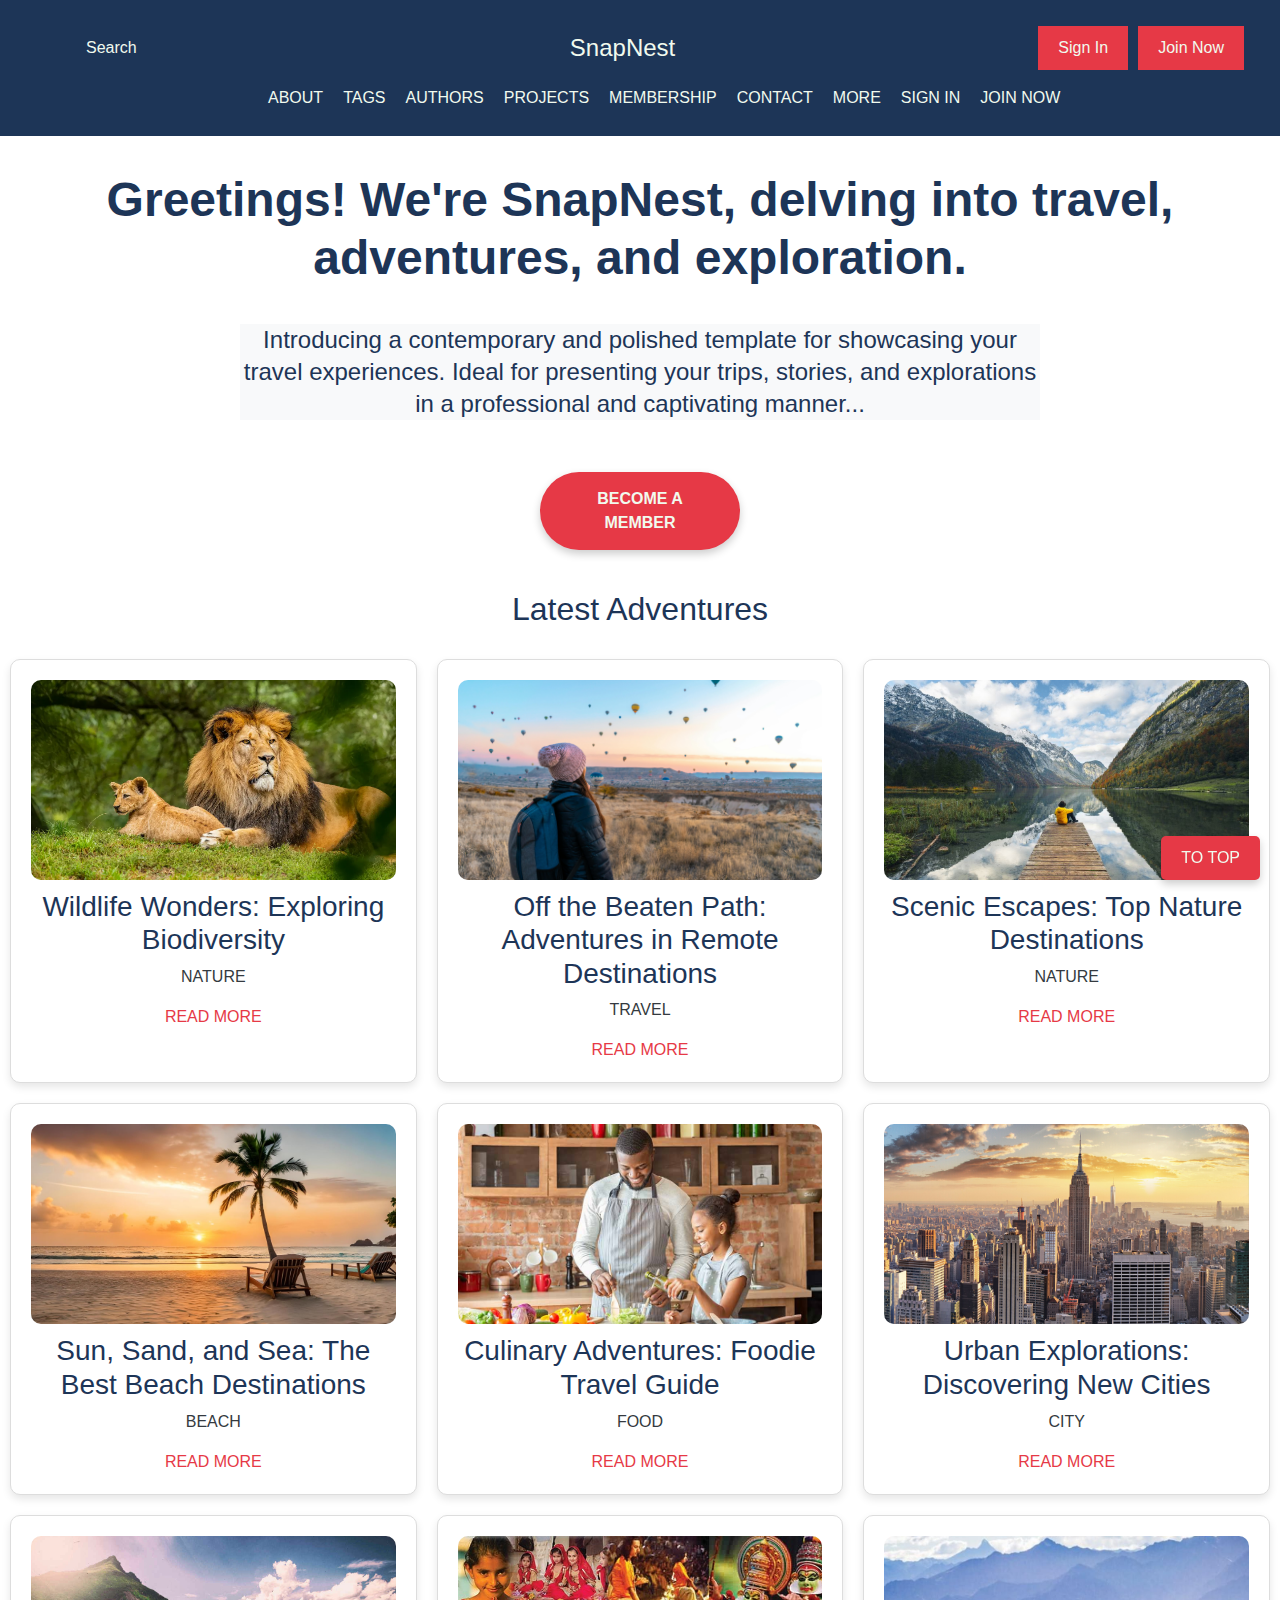
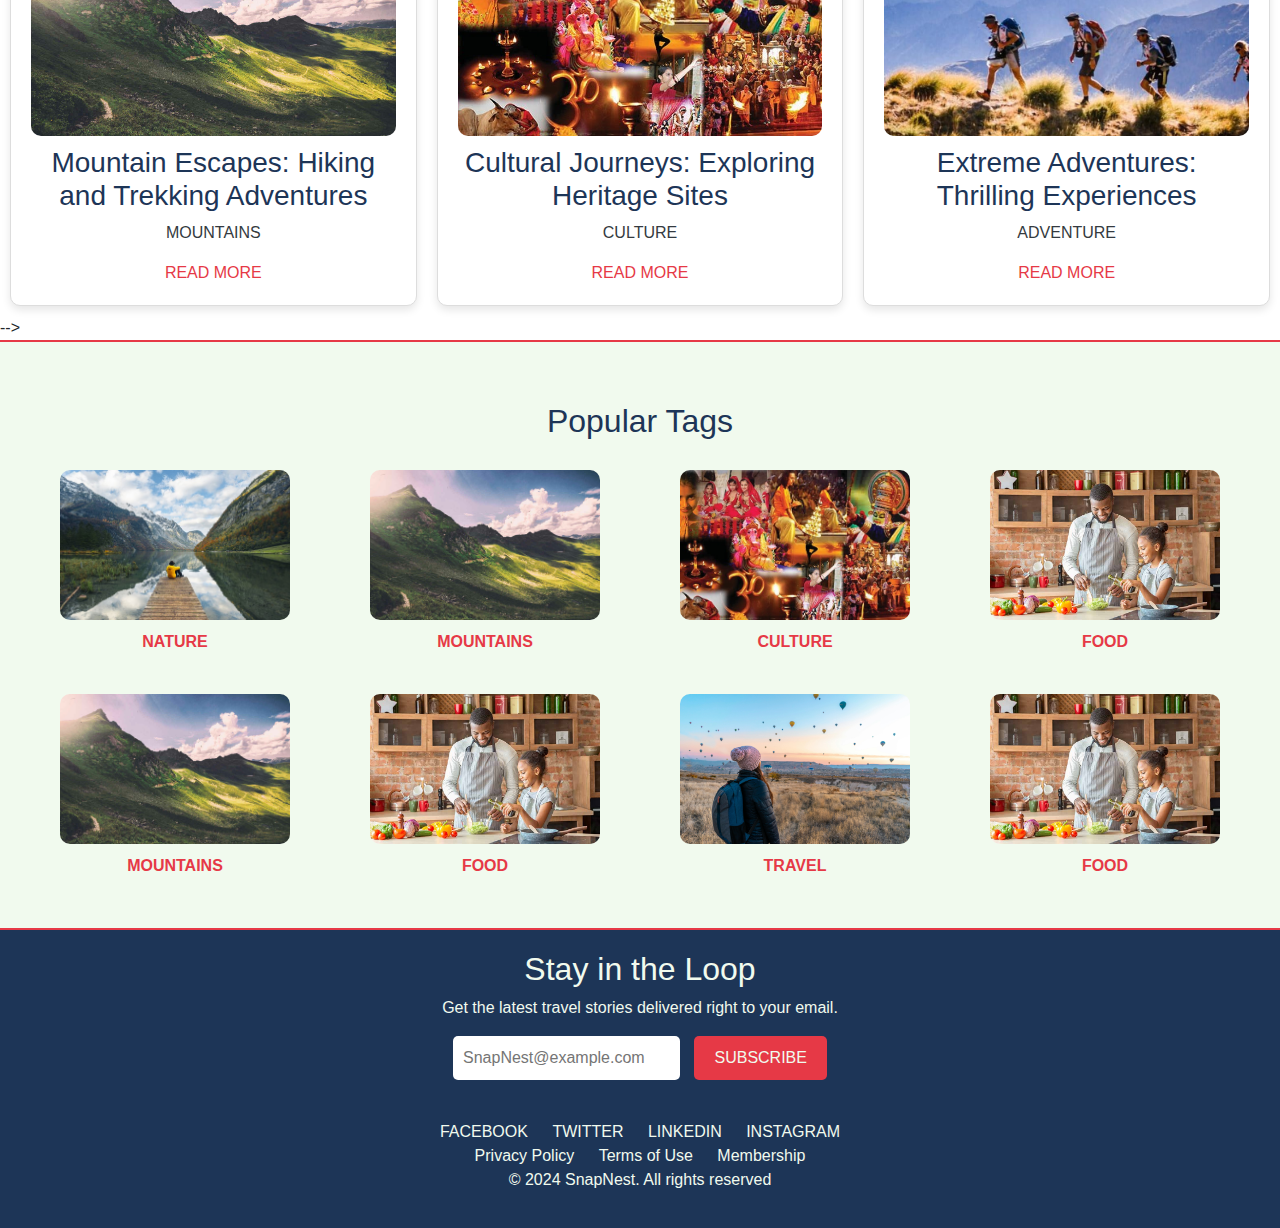
<file: index.html>
<!DOCTYPE html>
<html lang="en">

<head>
    <meta charset="UTF-8">
    <meta name="viewport" content="width=device-width, initial-scale=1.0">
    <title>Wanderlust - Travel, Adventures, and Exploration</title>
    <link rel="stylesheet" href="style.css">
    <link rel="stylesheet" href="https://cdnjs.cloudflare.com/ajax/libs/font-awesome/6.5.2/css/all.min.css"
        integrity="sha512-SnH5WK+bZxgPHs44uWIX+LLJAJ9/2PkPKZ5QiAj6Ta86w+fsb2TkcmfRyVX3pBnMFcV7oQPJkl9QevSCWr3W6A=="
        crossorigin="anonymous" referrerpolicy="no-referrer" />
        <link href="https://stackpath.bootstrapcdn.com/bootstrap/4.5.2/css/bootstrap.min.css" rel="stylesheet"
        integrity="sha384-JcKb8q3iqJ61gNV9KGb8thSsNjpSL0n8PARn9HuZOnIxN0hoP+VmmDGMN5t9UJ0Z" crossorigin="anonymous">
    <!-- Font Awesome -->
    <link rel="stylesheet" href="https://cdnjs.cloudflare.com/ajax/libs/font-awesome/6.5.2/css/all.min.css"
        integrity="sha512-SnH5WK+bZxgPHs44uWIX+LLJAJ9/2PkPKZ5QiAj6Ta86w+fsb2TkcmfRyVX3pBnMFcV7oQPJkl9QevSCWr3W6A=="
        crossorigin="anonymous" referrerpolicy="no-referrer" />
</head>

<body>
    <header>
        <div class="logo">
            <div class="search">
                <i class="fas fa-search"></i>
                <span>Search</span>
            </div>
            <div class="title">
                <h1>SnapNest</h1>
            </div>

            <div class="actions">
                <button>Sign In</button>
                <button>Join Now</button>
            </div>
        </div>
        <div>
            <ul>
                <li><a href="#">ABOUT</a></li>
                <li><a href="#">TAGS</a></li>
                <li><a href="#">AUTHORS</a></li>
                <li><a href="#">PROJECTS</a></li>
                <li><a href="#">MEMBERSHIP</a></li>
                <li><a href="#">CONTACT</a></li>
                <li><a href="#">MORE</a></li>
                <li><a href="#">SIGN IN</a></li>
                <li><a href="#">JOIN NOW</a></li>
            </ul>
        </div>
    </header>
    <main>
        <section class="intro">
            <p class="Greeting">Greetings! We're SnapNest, delving into travel,<br> adventures, and exploration.</p>
            <p class="Intro">Introducing a contemporary and polished template for showcasing your travel experiences.
                Ideal for
                presenting your trips, stories, and explorations in a professional and captivating manner...</p>
            <a href="#" class="member-button">BECOME A MEMBER</a>
        </section>
        <section class="projects">
            <h2 class="section-title">Latest Adventures</h2>
            <div class="project-grid">
                <div class="project_row">
                    <div class="project-item">
                        <img src="images/wildlife.png" alt="Wildlife">
                        <h3>Wildlife Wonders: Exploring Biodiversity</h3>
                        <p>NATURE</p>
                        <a href="#">READ MORE</a>
                    </div>
                    <div class="project-item">
                        <img src="images/Travel.jpg" alt="Travel">
                        <h3>Off the Beaten Path: Adventures in Remote Destinations</h3>
                        <p>TRAVEL</p>
                        <a href="#">READ MORE</a>
                    </div>
                    <div class="project-item">
                        <img src="images/Nature.jpg" alt="Nature">
                        <h3>Scenic Escapes: Top Nature Destinations</h3>
                        <p>NATURE</p>
                        <a href="#">READ MORE</a>
                    </div>
                </div>
            </div>

            <div class="project-grid">
                <div class="project_row">
                    <div class="project-item">
                        <img src="images/beach.jpg" alt="Beach">
                        <h3>Sun, Sand, and Sea: The Best Beach Destinations</h3>
                        <p>BEACH</p>
                        <a href="#">READ MORE</a>
                    </div>
                    <div class="project-item">
                        <img src="images/Food.jpg" alt="Food">
                        <h3>Culinary Adventures: Foodie Travel Guide</h3>
                        <p>FOOD</p>
                        <a href="#">READ MORE</a>
                    </div>
                    <div class="project-item">
                        <img src="images/city.jpg" alt="Cityscape">
                        <h3>Urban Explorations: Discovering New Cities</h3>
                        <p>CITY</p>
                        <a href="#">READ MORE</a>
                    </div>
                </div>
            </div>

            <div class="project-grid">
                <div class="project_row">
                    <div class="project-item">
                        <img src="images/mountain.jpg" alt="Mountains">
                        <h3>Mountain Escapes: Hiking and Trekking Adventures</h3>
                        <p>MOUNTAINS</p>
                        <a href="#">READ MORE</a>
                    </div>
                    <div class="project-item">
                        <img src="images/culture.jpg" alt="Culture">
                        <h3>Cultural Journeys: Exploring Heritage Sites</h3>
                        <p>CULTURE</p>
                        <a href="#">READ MORE</a>
                    </div>
                    <div class="project-item">
                        <img src="images/adventure.jpg" alt="Adventure">
                        <h3>Extreme Adventures: Thrilling Experiences</h3>
                        <p>ADVENTURE</p>
                        <a href="#">READ MORE</a>
                    </div>
                </div>
            </div>
        </section>
        <!-- <section class="tags">
            <h2>Popular Tags</h2>
            <div class="tag-list">
                <div >
                    <div>
                        <img src="images/culture.jpg" alt="Culture">
                        <a href="#">CULTURE</a>

                    </div>
                    <div>
                        <img src="images/mountain.jpg" alt="Mountains">
                        <a href="#">CULTURE</a>

                    </div>
                    <div>
                        <img src="images/culture.jpg" alt="Culture">
                        <a href="#">CULTURE</a>

                    </div>
                    <div>
                        <img src="images/culture.jpg" alt="Culture">
                        <a href="#">CULTURE</a>

                    </div>
                </div>
                <div>
                    <div>
                    <img src="images/Nature.jpg" alt="Nature">
                    <a href="#">NATURE</a>
                </div>
                </div>
<!-- 
                <a href="#">TRAVEL</a>
                <a href="#">NATURE</a>
                <a href="#">ADVENTURE</a>
                <a href="#">FOOD</a>
                <a href="#">CULTURE</a>
                <a href="#">BEACH</a>
                <a href="#">CITY</a>
                <a href="#">SEE THEM ALL</a> -->
        </div>
        </section> -->

        <section class="tags">
            <h2 class="section-title">Popular Tags</h2>
            <div class="tag-grid">
                <div class="tag-row">
                    <div class="tag-item">
                        <img src="images/Nature.jpg" alt="Nature">
                        <a href="#">NATURE</a>
                    </div>

                    <div class="tag-item">
                        <img src="images/mountain.jpg" alt="Mountains">
                        <a href="#">MOUNTAINS</a>
                    </div>
                    <div class="tag-item">
                        <img src="images/culture.jpg" alt="Culture">
                        <a href="#">CULTURE</a>
                    </div>

                    <div class="tag-item">
                        <img src="images/Food.jpg" alt="City">
                        <a href="#">FOOD</a>
                    </div>

                </div>
                <div class="tag-row">
                    <div class="tag-item">
                        <img src="images/mountain.jpg" alt="Mountain">
                        <a href="#">MOUNTAINS</a>
                    </div>
                    <div class="tag-item">
                        <img src="images/Food.jpg" alt="Food">
                        <a href="#">FOOD</a>
                    </div>

                    <div class="tag-item">
                        <img src="images/Travel.jpg" alt="Travel">
                        <a href="#">TRAVEL</a>
                    </div>
                    <div class="tag-item">
                        <img src="images/Food.jpg" alt="Food">
                        <a href="#">FOOD</a>
                    </div>
                </div>
            </div>
        </section>






        <section class="newsletter">
            <h2>Stay in the Loop</h2>
            <p>Get the latest travel stories delivered right to your email.</p>
            <form>
                <input type="email" placeholder="SnapNest@example.com">
                <button type="submit">SUBSCRIBE</button>
            </form>
        </section>
    </main>
    <footer>
        <div class="social-links">
            <a href="#">FACEBOOK</a>
            <a href="#">TWITTER</a>
            <a href="#">LINKEDIN</a>
            <a href="#">INSTAGRAM</a>
        </div>
        <div class="footer-links">
            <a href="#">Privacy Policy</a>
            <a href="#">Terms of Use</a>
            <a href="#">Membership</a>
        </div>
        <p>© 2024 SnapNest. All rights reserved</p>
    </footer>
    <a href="#" class="to-top">TO TOP</a>
</body>

</html>
</file>
<file: style.css>
body {
    font-family: Arial, sans-serif;
    margin: 0;
    padding: 0;
    box-sizing: border-box;
    background-color: #F8F9FA; /* Light gray background */
    color: #343A40; /* Dark gray text */
}

header {
    background-color: #1D3557; /* Deep blue header background */
    color: #F1FAEE; /* Light gray text color for header */
    padding: 10px 20px;
    justify-content: space-between;
    align-items: center;
}

header ul {
    list-style: none;
    display: flex;
    padding: 0;
    margin-left: 20%;
}

header ul li {
    margin-right: 20px;
}

header ul li a, .auth-links a {
    color: #F1FAEE; /* Light gray text */
    text-decoration: none;
}

.auth-links a {
    margin-left: 10px;
}

.hero {
    background-color: #F8F9FA; /* Light gray background */
    padding: 50px 20px;
    text-align: center;
}

.recent-projects {
    padding: 20px;
}

.project-list {
    display: flex;
    flex-wrap: wrap;
    gap: 20px;
}

.project-list article {
    background-color: #FFF; /* White background for articles */
    border: 1px solid #ddd;
    padding: 20px;
    width: calc(33.333% - 40px);
    box-sizing: border-box;
}

footer {
    background-color: #1D3557; /* Deep blue footer background */
    color: #F1FAEE; /* Light gray text */
    text-align: center;
    padding: 10px 20px;
}

.header_new {
    background-color: orange;
}

.logo {
    display: flex;
    align-items: center;
    justify-content: space-between;
    padding: 1em;
    background-color: #1D3557; /* Deep blue background */
    color: #F1FAEE; /* Light gray text */
}

.search {
    display: flex;
    align-items: center;
    margin-right: 20px;
    padding-left: 40px;
}

.search i {
    font-size: 18px;
    margin-right: 10px;
}

.search span {
    font-size: 16px;
    color: #F1FAEE; /* Light gray text */
}

.logo h1 {
    font-size: 24px;
    margin: 0;
    color: #F1FAEE; /* Light gray text */
}

.actions {
    display: flex;
    align-items: center;
}

.actions button {
    background-color: #E63946; /* Coral button background */
    color: #F1FAEE; /* Light gray text */
    border: none;
    padding: 10px 20px;
    font-size: 16px;
    cursor: pointer;
    margin-left: 10px;
    transition: background-color 0.3s;
}

.actions button:hover {
    background-color: #D62839; /* Darker coral on hover */
}

.Greeting {
    padding: 0;
    text-align: center;
    font-size: 48px;
    margin: 0 0 38px;
    line-height: 1.2;
    font-weight: 600;
    font-family: Arial, sans-serif;
    color: #1D3557; /* Deep blue text */
    margin-top: 35px;
}

.Intro {
    font-family: Arial, sans-serif;
    font-size: 18px;
    line-height: 1.3333;
    letter-spacing: 0;
    font-weight: 400;
    color: #343A40; /* Dark gray text */
    background-color: #F8F9FA; /* Light gray background */
    word-break: break-word;
    padding: 0;
    font-size: 24px;
    color: #1D3557; /* Deep blue text */
    max-width: 800px;
    margin: 0 auto 52px;
    text-align: center;
}

.member-button {
    display: block; /* Ensures the button takes up full width */
    width: 200px; /* Adjust width as per your design */
    margin: 0 auto; /* Centers the button horizontally */
    padding: 15px 30px;
    font-size: 16px;
    font-weight: bold;
    text-align: center;
    text-decoration: none;
    color: #F1FAEE; /* Light gray text */
    background-color: #E63946; /* Coral button background */
    border-radius: 50px; /* Makes the button oval */
    box-shadow: 0 4px 8px rgba(0, 0, 0, 0.2);
    transition: background-color 0.3s ease, box-shadow 0.3s ease;
    margin-top: 20px; /* Adjust top margin for spacing */
}

.member-button:hover {
    background-color: #D62839; /* Darker coral on hover */
    box-shadow: 0 6px 12px rgba(0, 0, 0, 0.2);
}

.project-grid {
    display: flex;
    flex-wrap: wrap;
    gap: 20px;
    justify-content: center;
}

.project-grid .project_row {
    display: flex;
    justify-content: space-between;
    width: 100%;
}

.project-grid .project-item {
    background-color: #FFF; /* White background for articles */
    border: 1px solid #ddd;
    padding: 20px;
    flex: 1;
    margin: 10px;
    box-sizing: border-box;
    text-align: center;
    border-radius: 10px;
    box-shadow: 0 4px 8px rgba(0, 0, 0, 0.1);
    overflow: hidden; /* Ensure child elements don't overflow */
    transition: transform 0.3s ease, box-shadow 0.3s ease; /* Add transition effects */
}

.project-grid .project-item:hover {
    transform: translateY(-10px); /* Move up slightly on hover */
    box-shadow: 0 8px 16px rgba(0, 0, 0, 0.2); /* Increase shadow on hover */
}

.project-grid .project-item img {
    width: 100%;
    height: 200px; /* Fixed height for all images */
    object-fit: cover; /* Ensure the image covers the area while maintaining aspect ratio */
    border-radius: 10px;
    transition: transform 0.3s ease, filter 0.3s ease; /* Add transition effects for image */
}

.project-grid .project-item img:hover {
    transform: scale(1.1); /* Zoom in slightly on hover */
    filter: brightness(0.8); /* Darken image slightly on hover */
}

.project-grid .project-item:nth-child(1) img:hover {
    transform: scale(1.05); /* Rotate and zoom in on hover for first image */
}

.project-grid .project-item:nth-child(2) img:hover {
    transform: scale(1.05); /* Slightly zoom in on hover for second image */
}

.project-grid .project-item:nth-child(3) img:hover {
    transform: translateX(10px) scale(1.1); /* Move right and zoom in on hover for third image */
}

.project-grid .project-item h3 {
    margin-top: 10px;
    color: #1D3557; /* Deep blue for article titles */
}

.project-grid .project-item p {
    color: #343A40; /* Dark gray text */
}

.project-grid .project-item a {
    color: #E63946; /* Coral color for read more links */
}

.tag-list a {
    background-color: #1D3557; /* Deep blue background for tags */
    color: #F1FAEE; /* Light gray text */
    padding: 5px 10px;
    border-radius: 5px;
    margin: 5px;
    display: inline-block;
    text-decoration: none;
}

.newsletter {
    background-color: #1D3557; /* Deep blue background */
    color: #F1FAEE; /* Light gray text */
    padding: 20px;
    text-align: center;
}

.newsletter input {
    padding: 10px;
    border: none;
    border-radius: 5px;
    margin-right: 10px;
}

.newsletter button {
    background-color: #E63946; /* Coral button background */
    color: #F1FAEE; /* Light gray text */
    border: none;
    padding: 10px 20px;
    border-radius: 5px;
    cursor: pointer;
}

.newsletter button:hover {
    background-color: #D62839; /* Darker coral on hover */
}

footer {
    background-color: #1D3557; /* Deep blue background */
    color: #F1FAEE; /* Light gray text */
    padding: 20px;
    text-align: center;
}

footer a {
    color: #F1FAEE; /* Light gray text */
    text-decoration: none;
    margin: 0 10px;
}

footer a:hover {
    text-decoration: underline;
}

.to-top {
    display: inline-block;
    padding: 10px 20px;
    background-color: #E63946; /* Coral button background */
    color: #F1FAEE; /* Light gray text */
    position: fixed;
    bottom: 20px;
    right: 20px;
    border-radius: 5px;
    text-decoration: none;
    box-shadow: 0 4px 8px rgba(0, 0, 0, 0.2);
    transition: background-color 0.3s ease, box-shadow 0.3s ease;
}

.to-top:hover {
    background-color: #D62839; /* Darker coral on hover */
    box-shadow: 0 6px 12px rgba(0, 0, 0, 0.2);
}

.section-title {
    text-align: center; /* Center-align text */
    font-family: 'Arial', sans-serif; /* Desired font family */
    font-size: 32px; /* Adjust font size as per your design */
    color: #1D3557; /* Deep blue text color */
    margin-top: 40px; /* Adjust top margin for spacing */
    margin-bottom: 20px; /* Adjust bottom margin for spacing */
}

.title {
    text-align: center;
    padding-left: 60px;
}

/* Popular Tags Section */
.tags {
    background-color: #F1FAEE; /* Light gray background for tags section */
    padding: 20px;
    text-align: center;
    border-top: 2px solid #E63946; /* Vivid red border at the top */
    border-bottom: 2px solid #E63946; /* Vivid red border at the bottom */
}

.tags h2 {
    color: #1D3557; /* Deep blue for tags section title */
}

.tag-grid {
    display: flex;
    flex-wrap: wrap;
    justify-content: center;
}

.tag-row {
    display: flex;
    justify-content: space-around;
    width: 100%;
    margin-bottom: 20px;
}

.tag-item {
    text-align: center;
    margin: 10px; /* Added margin for better spacing */
}

.tag-item img {
    width: 230px; /* Adjust the width as needed */
    height: 150px; /* Adjust the height as needed */
    object-fit: cover;
    border-radius: 10px; /* Optional: Add a slight border radius */
    transition: transform 0.3s ease, filter 0.3s ease; /* Add transition effects for image */
}

.tag-item img:hover {
    transform: scale(1.1); /* Zoom in slightly on hover */
    filter: brightness(0.8); /* Darken image slightly on hover */
}

.tag-item a {
    display: block;
    margin-top: 10px;
    color: #E63946; /* Coral text for tag names */
    text-decoration: none;
    font-weight: bold;
}
</file>
